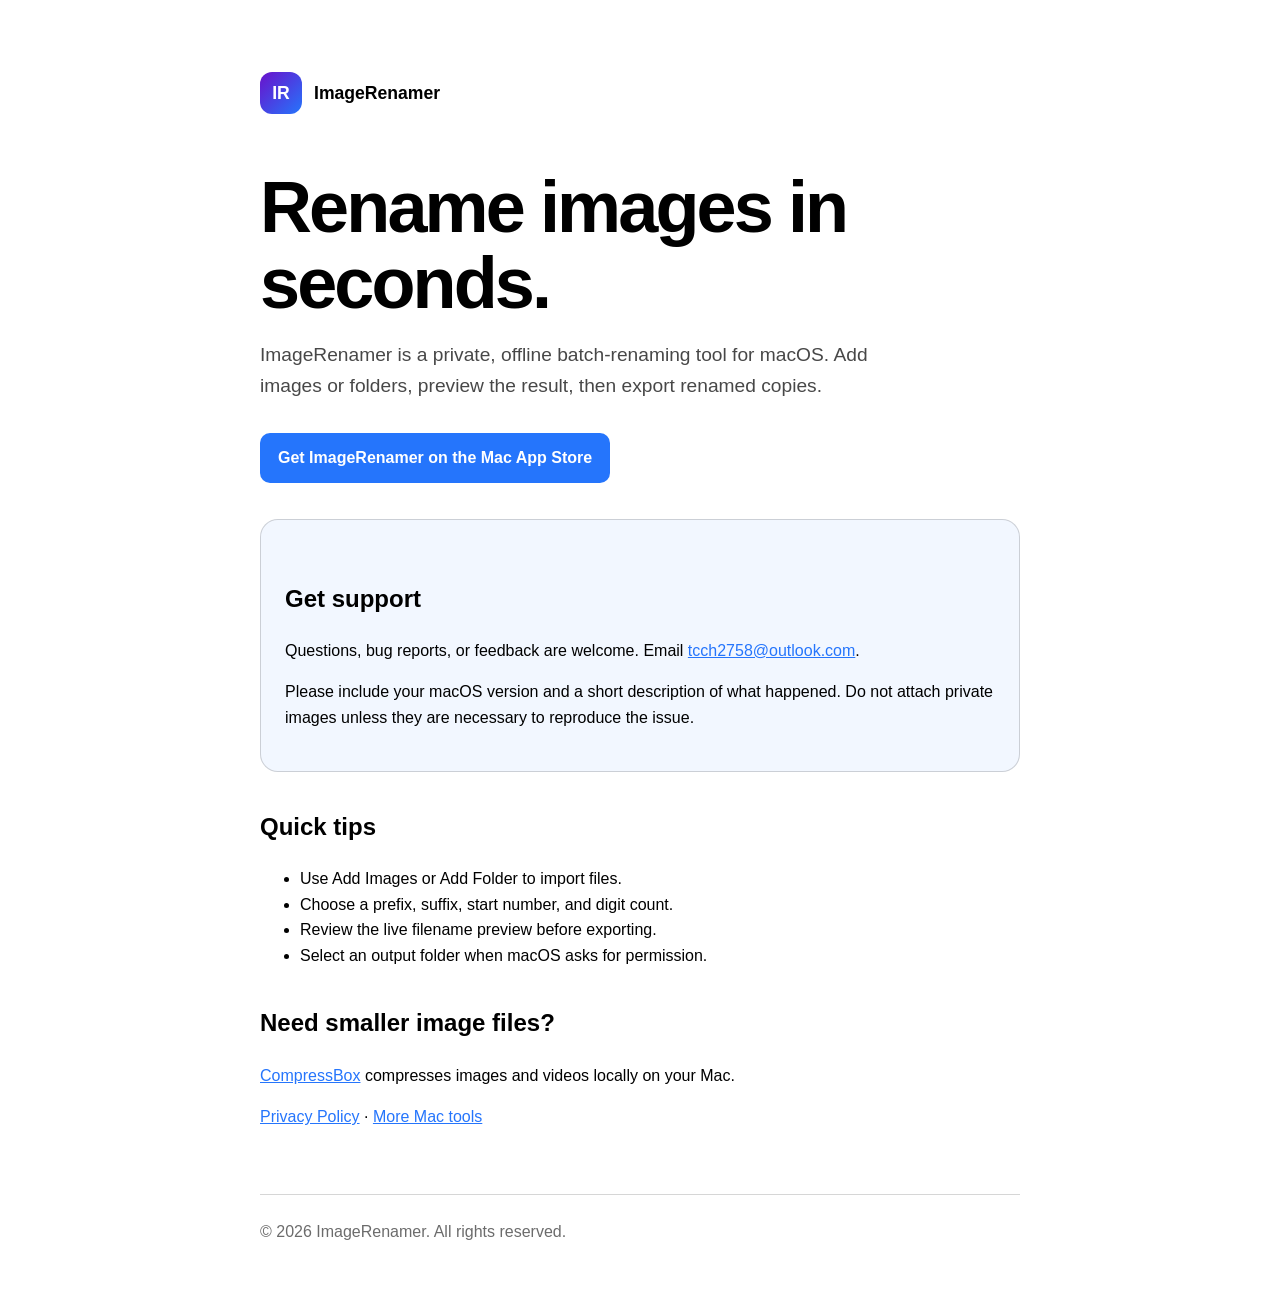
<file: index.html>
<!doctype html>
<html lang="en">
<head>
  <meta charset="utf-8">
  <meta name="viewport" content="width=device-width, initial-scale=1">
  <title>ImageRenamer Support</title>
  <meta name="description" content="Support for ImageRenamer for macOS.">
  <link rel="stylesheet" href="styles.css">
</head>
<body>
  <main>
    <div class="brand"><span class="mark">IR</span> ImageRenamer</div>
    <h1>Rename images in seconds.</h1>
    <p class="lead">ImageRenamer is a private, offline batch-renaming tool for macOS. Add images or folders, preview the result, then export renamed copies.</p>
    <p><a class="store-link" href="https://apps.apple.com/us/app/imagerenamer-batch-rename/id6799837914?pt=128852046&amp;ct=2026Oct_Support&amp;mt=12">Get ImageRenamer on the Mac App Store</a></p>

    <section class="card">
      <h2>Get support</h2>
      <p>Questions, bug reports, or feedback are welcome. Email <a href="mailto:tcch2758@outlook.com">tcch2758@outlook.com</a>.</p>
      <p>Please include your macOS version and a short description of what happened. Do not attach private images unless they are necessary to reproduce the issue.</p>
    </section>

    <h2>Quick tips</h2>
    <ul>
      <li>Use Add Images or Add Folder to import files.</li>
      <li>Choose a prefix, suffix, start number, and digit count.</li>
      <li>Review the live filename preview before exporting.</li>
      <li>Select an output folder when macOS asks for permission.</li>
    </ul>

    <section class="related-tool">
      <h2>Need smaller image files?</h2>
      <p><a href="https://apps.apple.com/us/app/compressbox-image-compressor/id6802935919?pt=128852046&amp;ct=2026Oct_Related&amp;mt=12">CompressBox</a> compresses images and videos locally on your Mac.</p>
    </section>

    <p><a href="privacy.html">Privacy Policy</a> · <a href="https://wxic2758-create.github.io/">More Mac tools</a></p>
    <footer>© 2026 ImageRenamer. All rights reserved.</footer>
  </main>
</body>
</html>
</file>
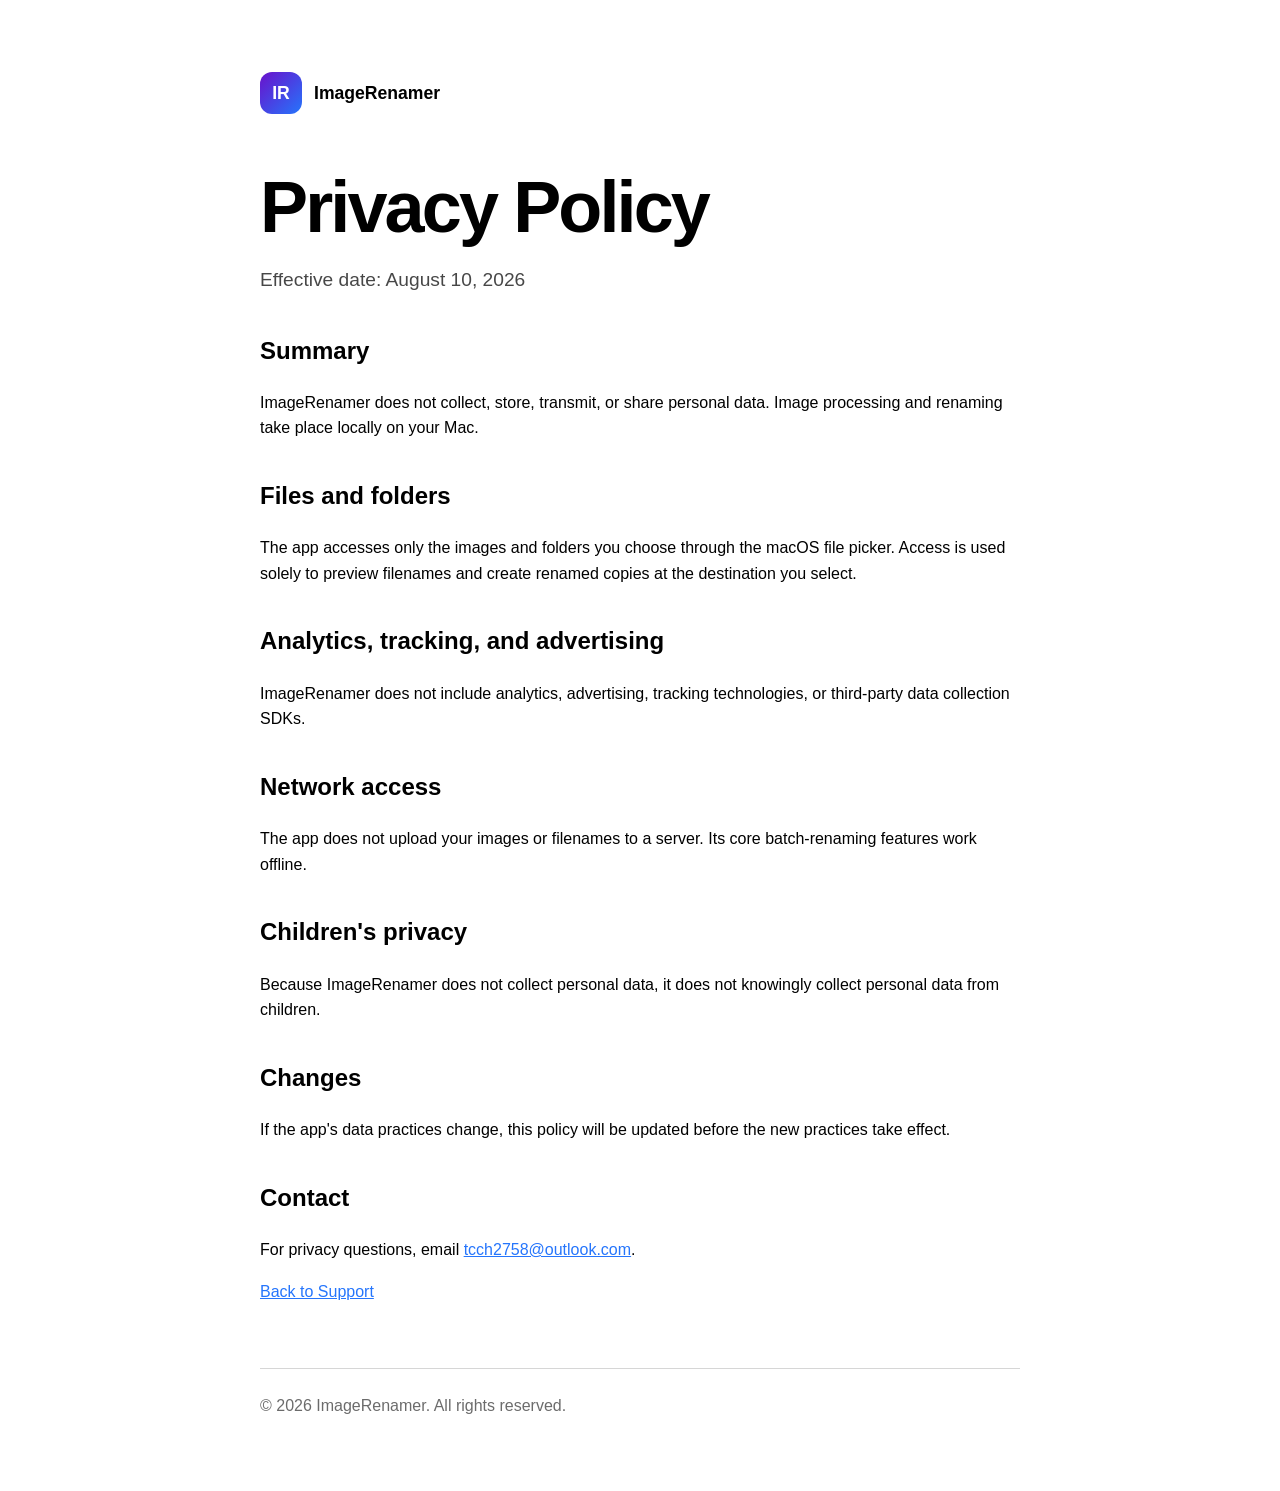
<file: privacy.html>
<!doctype html>
<html lang="en">
<head>
  <meta charset="utf-8">
  <meta name="viewport" content="width=device-width, initial-scale=1">
  <title>ImageRenamer Privacy Policy</title>
  <meta name="description" content="Privacy policy for ImageRenamer for macOS.">
  <link rel="stylesheet" href="styles.css">
</head>
<body>
  <main>
    <div class="brand"><span class="mark">IR</span> ImageRenamer</div>
    <h1>Privacy Policy</h1>
    <p class="lead">Effective date: August 10, 2026</p>

    <h2>Summary</h2>
    <p>ImageRenamer does not collect, store, transmit, or share personal data. Image processing and renaming take place locally on your Mac.</p>

    <h2>Files and folders</h2>
    <p>The app accesses only the images and folders you choose through the macOS file picker. Access is used solely to preview filenames and create renamed copies at the destination you select.</p>

    <h2>Analytics, tracking, and advertising</h2>
    <p>ImageRenamer does not include analytics, advertising, tracking technologies, or third-party data collection SDKs.</p>

    <h2>Network access</h2>
    <p>The app does not upload your images or filenames to a server. Its core batch-renaming features work offline.</p>

    <h2>Children's privacy</h2>
    <p>Because ImageRenamer does not collect personal data, it does not knowingly collect personal data from children.</p>

    <h2>Changes</h2>
    <p>If the app's data practices change, this policy will be updated before the new practices take effect.</p>

    <h2>Contact</h2>
    <p>For privacy questions, email <a href="mailto:tcch2758@outlook.com">tcch2758@outlook.com</a>.</p>

    <p><a href="index.html">Back to Support</a></p>
    <footer>© 2026 ImageRenamer. All rights reserved.</footer>
  </main>
</body>
</html>
</file>
<file: styles.css>
:root {
  color-scheme: light dark;
  font-family: -apple-system, BlinkMacSystemFont, "Segoe UI", sans-serif;
  line-height: 1.6;
  --accent: #2575fc;
  --card: color-mix(in srgb, Canvas 94%, var(--accent) 6%);
  --border: color-mix(in srgb, CanvasText 16%, transparent);
}

* { box-sizing: border-box; }

body {
  margin: 0;
  background: Canvas;
  color: CanvasText;
}

main {
  width: min(760px, calc(100% - 40px));
  margin: 0 auto;
  padding: 72px 0;
}

.brand {
  display: inline-flex;
  align-items: center;
  gap: 12px;
  font-size: 1.1rem;
  font-weight: 700;
}

.mark {
  display: grid;
  width: 42px;
  height: 42px;
  place-items: center;
  border-radius: 12px;
  color: white;
  background: linear-gradient(135deg, #6a11cb, #2575fc);
}

h1 {
  margin: 56px 0 16px;
  font-size: clamp(2.25rem, 8vw, 4.5rem);
  line-height: 1.05;
  letter-spacing: -0.04em;
}

h2 { margin-top: 36px; }

.lead {
  max-width: 620px;
  font-size: 1.2rem;
  color: color-mix(in srgb, CanvasText 72%, transparent);
}

.card {
  margin-top: 36px;
  padding: 24px;
  border: 1px solid var(--border);
  border-radius: 18px;
  background: var(--card);
}

a { color: var(--accent); }

.store-link {
  display: inline-block;
  margin-top: 12px;
  padding: 12px 18px;
  border-radius: 10px;
  background: var(--accent);
  color: #fff;
  font-weight: 600;
  text-decoration: none;
}

.store-link:hover, .store-link:focus-visible {
  background: #1659c7;
}

.related-tool {
  margin-top: 36px;
}

footer {
  margin-top: 64px;
  padding-top: 24px;
  border-top: 1px solid var(--border);
  color: color-mix(in srgb, CanvasText 58%, transparent);
}
</file>
